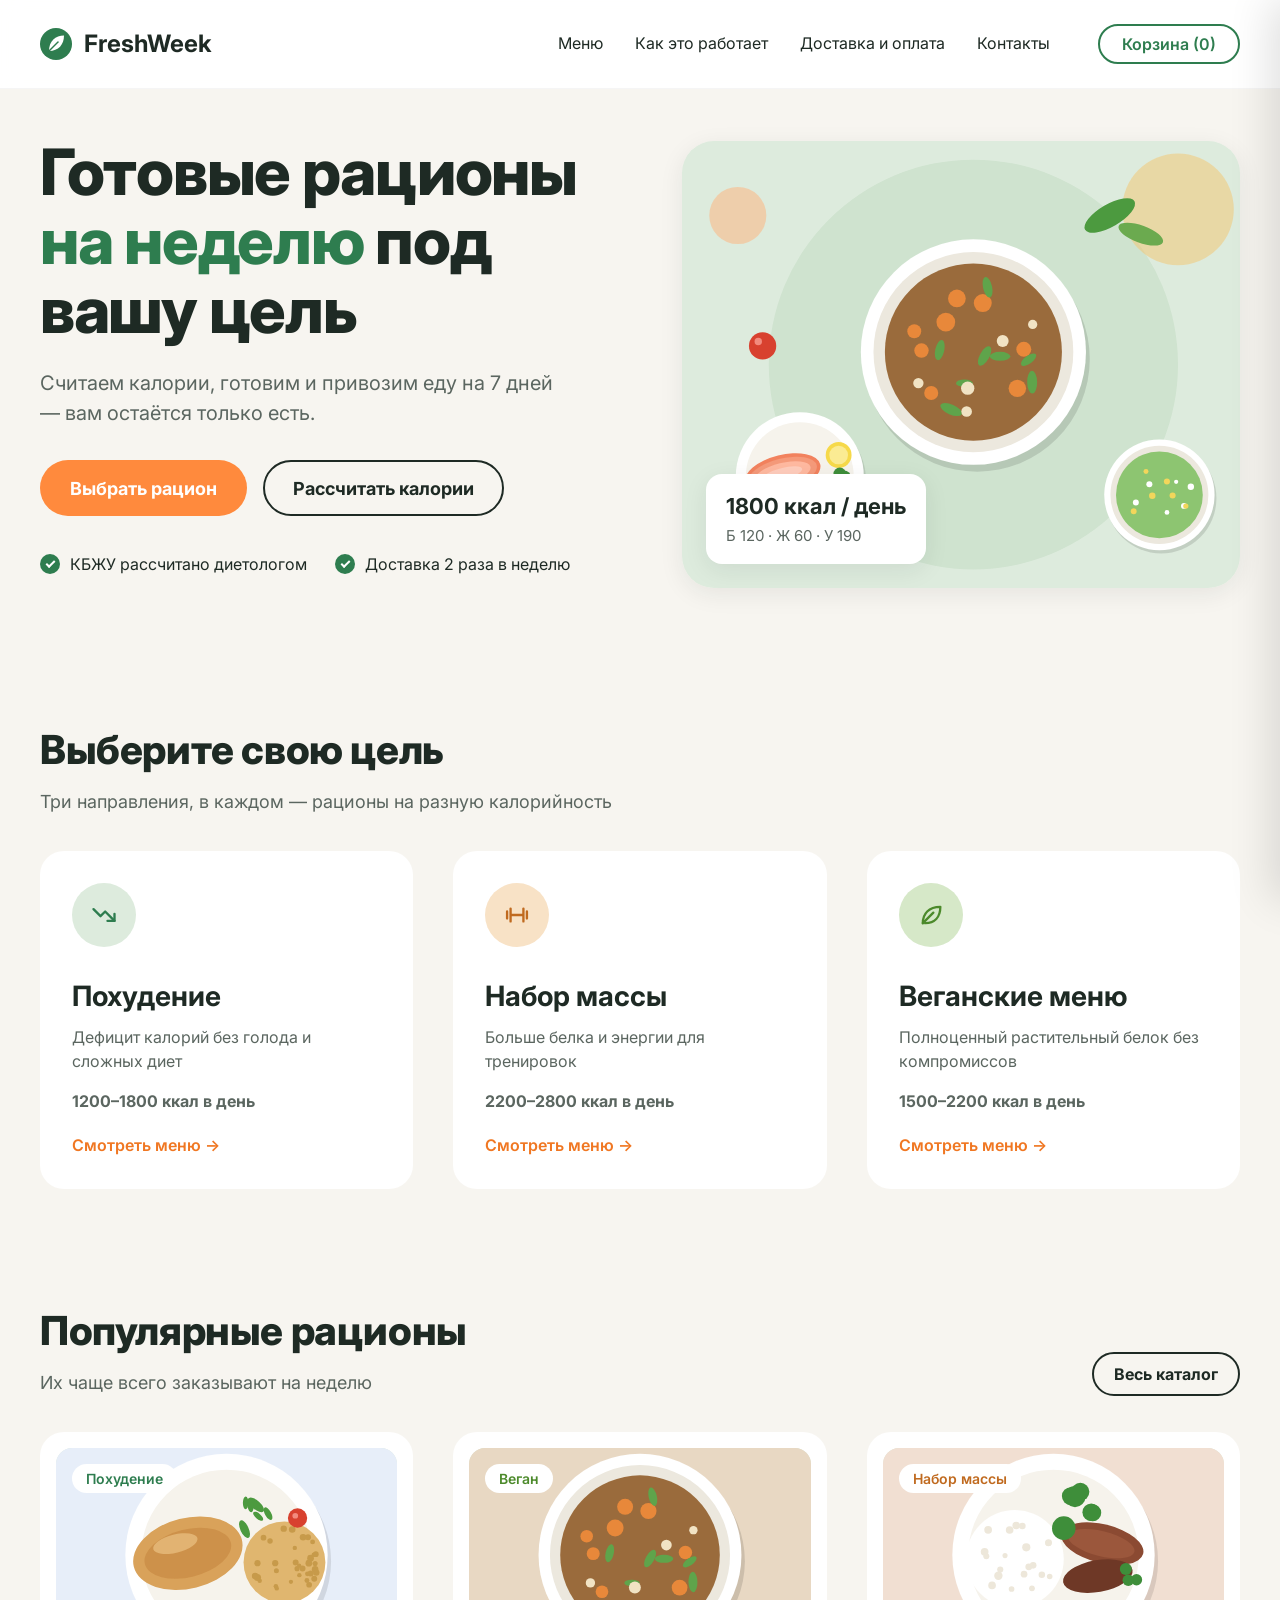
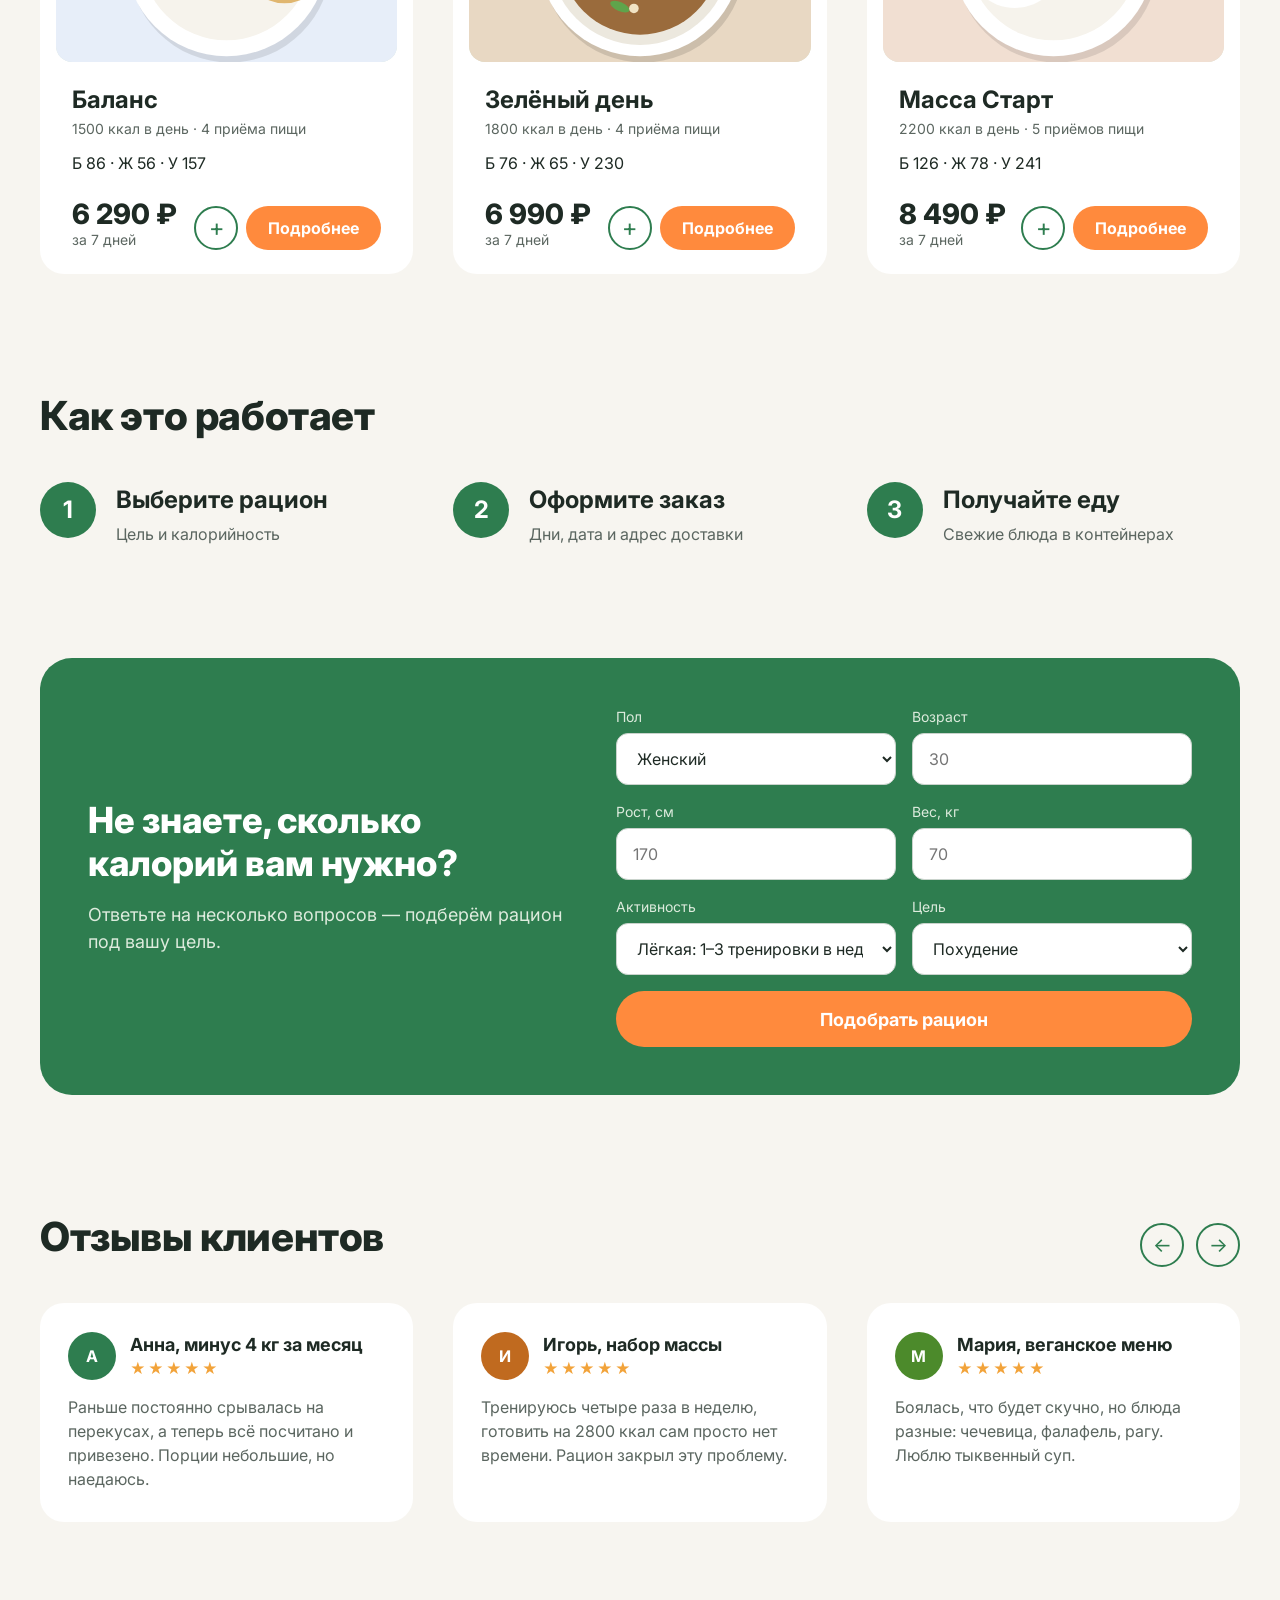
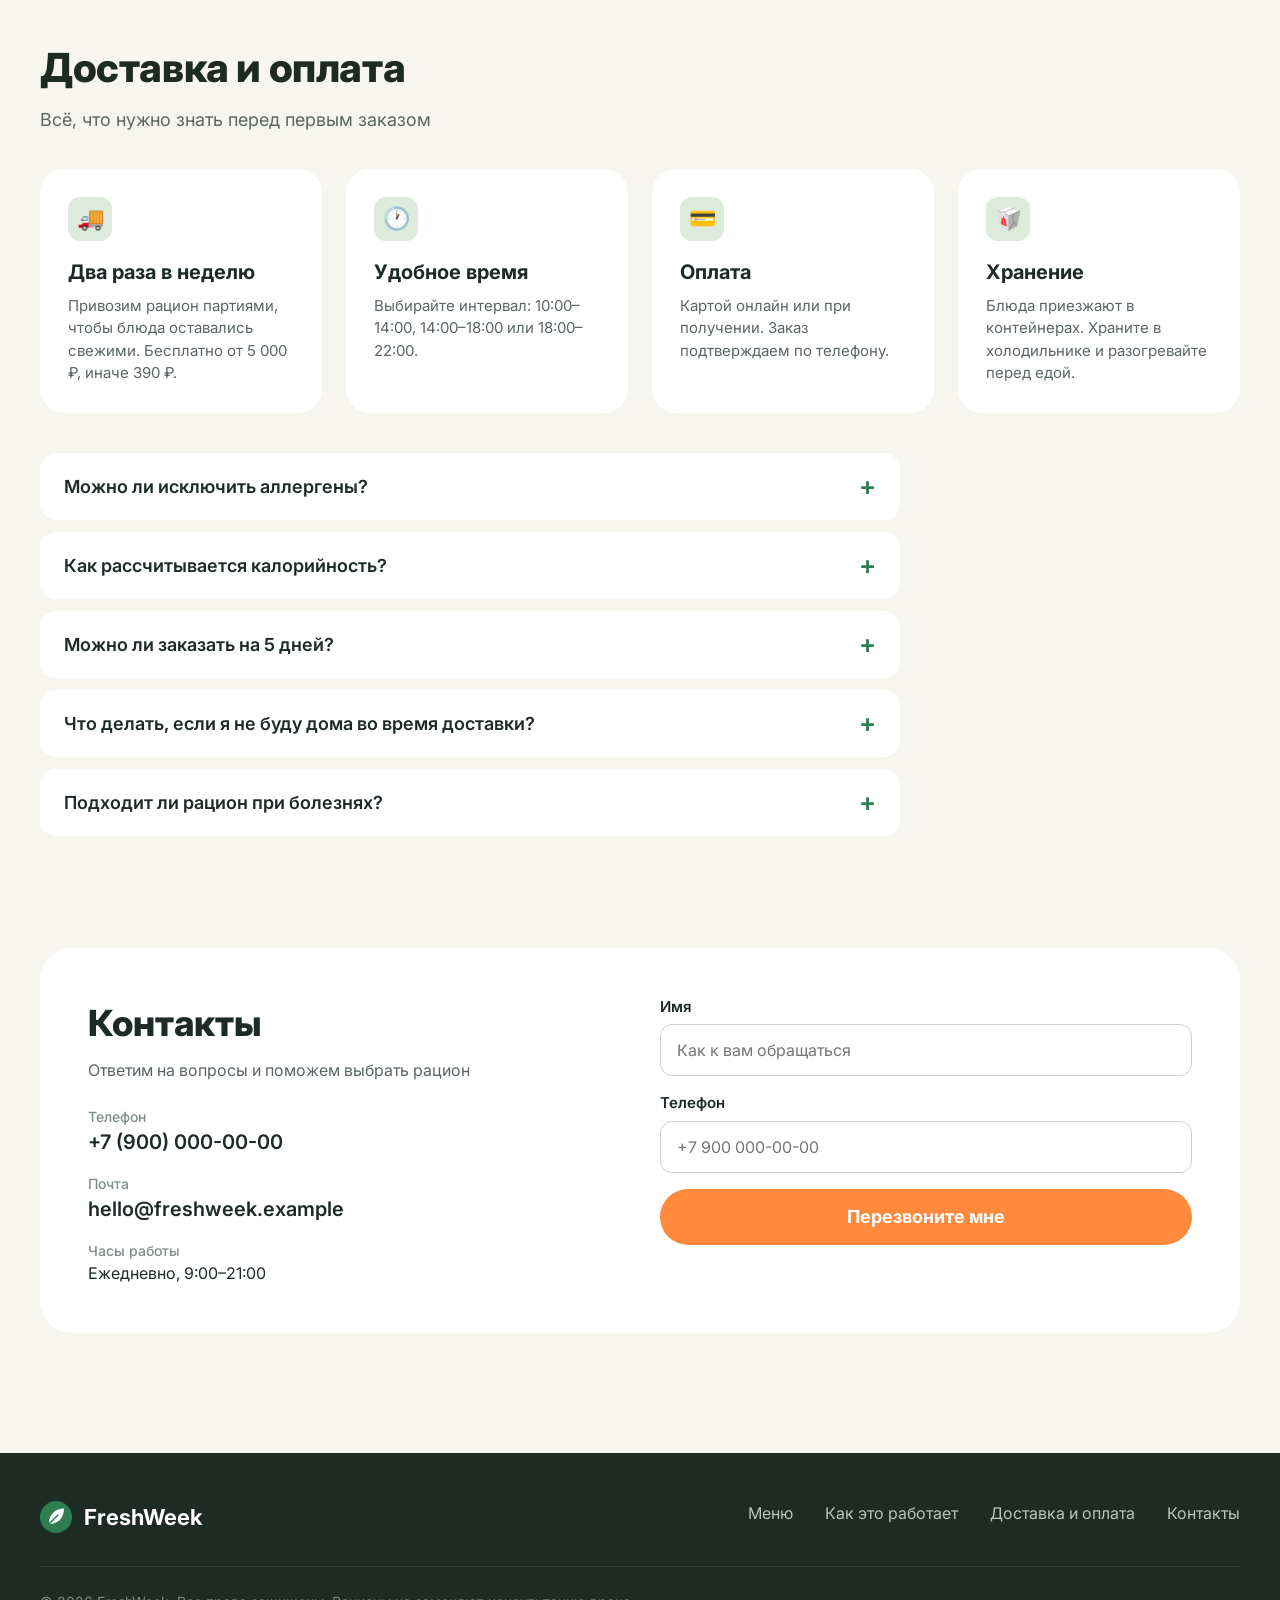
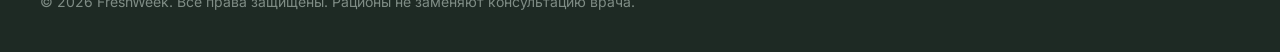
<file: index.html>
<!DOCTYPE html>
<html lang="ru">
<head>
  <meta charset="utf-8">
  <meta name="viewport" content="width=device-width, initial-scale=1">
  <title>FreshWeek — готовые рационы на неделю по калориям</title>
  <meta name="description" content="Доставка готовых рационов на неделю: похудение, набор массы, веганские меню. Выберите калорийность и получайте свежую еду.">
  <meta name="theme-color" content="#2E7D4F">
  <link rel="icon" href="img/logo.svg" type="image/svg+xml">
  <link rel="preconnect" href="https://fonts.googleapis.com">
  <link rel="preconnect" href="https://fonts.gstatic.com" crossorigin>
  <link href="https://fonts.googleapis.com/css2?family=Inter:wght@400;500;600;700;800&display=swap&subset=cyrillic" rel="stylesheet">
  <link rel="stylesheet" href="css/style.css">
</head>
<body data-page="home">
<main id="main">

  <section class="hero">
    <div class="container hero-grid">
      <div>
        <h1>Готовые рационы <em>на неделю</em> под вашу цель</h1>
        <p class="hero-lead">Считаем калории, готовим и привозим еду на 7 дней — вам остаётся только есть.</p>
        <div class="hero-actions">
          <a class="btn btn-primary" href="menu.html">Выбрать рацион</a>
          <a class="btn btn-outline" href="#calculator">Рассчитать калории</a>
        </div>
        <ul class="hero-points">
          <li><span class="tick"></span>КБЖУ рассчитано диетологом</li>
          <li><span class="tick"></span>Доставка 2 раза в неделю</li>
        </ul>
      </div>
      <div class="hero-visual">
        <img src="img/hero.svg" alt="Готовые блюда из рациона: боул с чечевицей, лосось с овощами, смузи" width="900" height="720">
        <div class="hero-badge"><strong>1800 ккал / день</strong><span>Б 120 · Ж 60 · У 190</span></div>
      </div>
    </div>
  </section>

  <section class="section reveal" id="goals">
    <div class="container">
      <div class="section-head">
        <h2 class="section-title">Выберите свою цель</h2>
        <p class="section-sub">Три направления, в каждом — рационы на разную калорийность</p>
      </div>
      <div class="grid-3">
        <a class="goal-card goal-loss" href="menu.html?goal=loss">
          <div class="goal-icon"><svg viewBox="0 0 24 24" fill="none" stroke="currentColor" stroke-width="2" stroke-linecap="round" stroke-linejoin="round"><path d="M3 7l6 6 4-4 8 8"/><path d="M15 17h6v-6"/></svg></div>
          <h3>Похудение</h3>
          <p>Дефицит калорий без голода и сложных диет</p>
          <p class="goal-kcal">1200–1800 ккал в день</p>
          <span class="goal-link">Смотреть меню →</span>
        </a>
        <a class="goal-card goal-mass" href="menu.html?goal=mass">
          <div class="goal-icon"><svg viewBox="0 0 24 24" fill="none" stroke="currentColor" stroke-width="2" stroke-linecap="round" stroke-linejoin="round"><path d="M6.5 6.5v11M17.5 6.5v11M3.5 9v6M20.5 9v6M6.5 12h11"/></svg></div>
          <h3>Набор массы</h3>
          <p>Больше белка и энергии для тренировок</p>
          <p class="goal-kcal">2200–2800 ккал в день</p>
          <span class="goal-link">Смотреть меню →</span>
        </a>
        <a class="goal-card goal-vegan" href="menu.html?goal=vegan">
          <div class="goal-icon"><svg viewBox="0 0 24 24" fill="none" stroke="currentColor" stroke-width="2" stroke-linecap="round" stroke-linejoin="round"><path d="M5 19c0-8 5-14 15-14 0 9-5 14-13 14"/><path d="M5 19l9-9"/></svg></div>
          <h3>Веганские меню</h3>
          <p>Полноценный растительный белок без компромиссов</p>
          <p class="goal-kcal">1500–2200 ккал в день</p>
          <span class="goal-link">Смотреть меню →</span>
        </a>
      </div>
    </div>
  </section>

  <section class="section reveal" id="popular-section">
    <div class="container">
      <div class="section-head row">
        <div>
          <h2 class="section-title">Популярные рационы</h2>
          <p class="section-sub">Их чаще всего заказывают на неделю</p>
        </div>
        <a class="btn btn-outline btn-sm" href="menu.html">Весь каталог</a>
      </div>
      <div class="grid-cards" id="popular"></div>
    </div>
  </section>

  <section class="section reveal" id="how">
    <div class="container">
      <div class="section-head"><h2 class="section-title">Как это работает</h2></div>
      <div class="steps">
        <div class="step"><div class="step-num">1</div><div><h3>Выберите рацион</h3><p>Цель и калорийность</p></div></div>
        <div class="step"><div class="step-num">2</div><div><h3>Оформите заказ</h3><p>Дни, дата и адрес доставки</p></div></div>
        <div class="step"><div class="step-num">3</div><div><h3>Получайте еду</h3><p>Свежие блюда в контейнерах</p></div></div>
      </div>
    </div>
  </section>

  <section class="section reveal" id="calculator">
    <div class="container">
      <div class="calc">
        <div>
          <h2>Не знаете, сколько калорий вам нужно?</h2>
          <p>Ответьте на несколько вопросов — подберём рацион под вашу цель.</p>
        </div>
        <div>
          <form class="calc-form" id="calc" novalidate>
            <div><label for="cSex">Пол</label>
              <select class="select" id="cSex"><option value="f">Женский</option><option value="m">Мужской</option></select></div>
            <div><label for="cAge">Возраст</label>
              <input class="input" id="cAge" type="number" inputmode="numeric" min="16" max="90" placeholder="30"></div>
            <div><label for="cHeight">Рост, см</label>
              <input class="input" id="cHeight" type="number" inputmode="numeric" min="120" max="230" placeholder="170"></div>
            <div><label for="cWeight">Вес, кг</label>
              <input class="input" id="cWeight" type="number" inputmode="decimal" min="35" max="250" placeholder="70"></div>
            <div><label for="cAct">Активность</label>
              <select class="select" id="cAct">
                <option value="1.2">Сидячий образ жизни</option>
                <option value="1.375" selected>Лёгкая: 1–3 тренировки в неделю</option>
                <option value="1.55">Средняя: 3–5 тренировок</option>
                <option value="1.725">Высокая: 6–7 тренировок</option>
              </select></div>
            <div><label for="cGoal">Цель</label>
              <select class="select" id="cGoal">
                <option value="loss">Похудение</option>
                <option value="mass">Набор массы</option>
                <option value="vegan">Веганское меню</option>
              </select></div>
            <p class="calc-error full" id="calcError" role="alert"></p>
            <button class="btn btn-primary full" type="submit">Подобрать рацион</button>
          </form>
          <div class="calc-result" id="calcResult" aria-live="polite"></div>
        </div>
      </div>
    </div>
  </section>

  <section class="section reveal" id="reviews-section">
    <div class="container">
      <div class="section-head row">
        <h2 class="section-title">Отзывы клиентов</h2>
        <div class="slider-nav">
          <button class="round-btn" type="button" data-slide="-1" aria-label="Назад">←</button>
          <button class="round-btn" type="button" data-slide="1" aria-label="Вперёд">→</button>
        </div>
      </div>
      <div class="reviews-wrap"><div class="reviews" id="reviews"></div></div>
    </div>
  </section>

  <section class="section reveal" id="delivery">
    <div class="container">
      <div class="section-head"><h2 class="section-title">Доставка и оплата</h2>
        <p class="section-sub">Всё, что нужно знать перед первым заказом</p></div>
      <div class="info-grid">
        <div class="info-card"><div class="info-ico">🚚</div><h3>Два раза в неделю</h3><p>Привозим рацион партиями, чтобы блюда оставались свежими. Бесплатно от 5 000 ₽, иначе 390 ₽.</p></div>
        <div class="info-card"><div class="info-ico">🕐</div><h3>Удобное время</h3><p>Выбирайте интервал: 10:00–14:00, 14:00–18:00 или 18:00–22:00.</p></div>
        <div class="info-card"><div class="info-ico">💳</div><h3>Оплата</h3><p>Картой онлайн или при получении. Заказ подтверждаем по телефону.</p></div>
        <div class="info-card"><div class="info-ico">🥡</div><h3>Хранение</h3><p>Блюда приезжают в контейнерах. Храните в холодильнике и разогревайте перед едой.</p></div>
      </div>
      <div class="faq">
        <details><summary>Можно ли исключить аллергены?</summary><p>Да. На странице рациона отметьте продукты, которые нужно исключить: орехи, молочное, глютен, рыбу и морепродукты, яйца или сою. Мы заменим блюда в меню.</p></details>
        <details><summary>Как рассчитывается калорийность?</summary><p>Для каждого рациона калорийность в день одинакова. БЖУ указаны для каждого блюда и для дня целиком.</p></details>
        <details><summary>Можно ли заказать на 5 дней?</summary><p>Да, на странице рациона переключите «5 дней» или «7 дней». Цена пересчитается автоматически.</p></details>
        <details><summary>Что делать, если я не буду дома во время доставки?</summary><p>Выберите другое время или дату доставки при оформлении заказа, либо оставьте комментарий курьеру.</p></details>
        <details><summary>Подходит ли рацион при болезнях?</summary><p>Рационы не заменяют лечебное питание. При заболеваниях и особом состоянии здоровья проконсультируйтесь с врачом.</p></details>
      </div>
    </div>
  </section>

  <section class="section reveal" id="contacts">
    <div class="container">
      <div class="contacts">
        <div>
          <h2>Контакты</h2>
          <p class="muted" style="margin-top:8px">Ответим на вопросы и поможем выбрать рацион</p>
          <ul class="contact-list">
            <li><strong>Телефон</strong><a href="tel:+79000000000">+7 (900) 000-00-00</a></li>
            <li><strong>Почта</strong><a href="mailto:hello@freshweek.example">hello@freshweek.example</a></li>
            <li><strong>Часы работы</strong><span>Ежедневно, 9:00–21:00</span></li>
          </ul>
        </div>
        <form id="contactForm" novalidate>
          <div class="field"><label for="ctName">Имя</label>
            <input class="input" id="ctName" autocomplete="name" placeholder="Как к вам обращаться">
            <span class="field-error" data-for="ctName">Введите имя</span></div>
          <div class="field"><label for="ctPhone">Телефон</label>
            <input class="input" id="ctPhone" type="tel" autocomplete="tel" placeholder="+7 900 000-00-00">
            <span class="field-error" data-for="ctPhone">Введите телефон полностью</span></div>
          <button class="btn btn-primary btn-block" type="submit">Перезвоните мне</button>
        </form>
      </div>
    </div>
  </section>

</main>
<script src="js/data.js"></script>
<script src="js/app.js"></script>
</body>
</html>
</file>
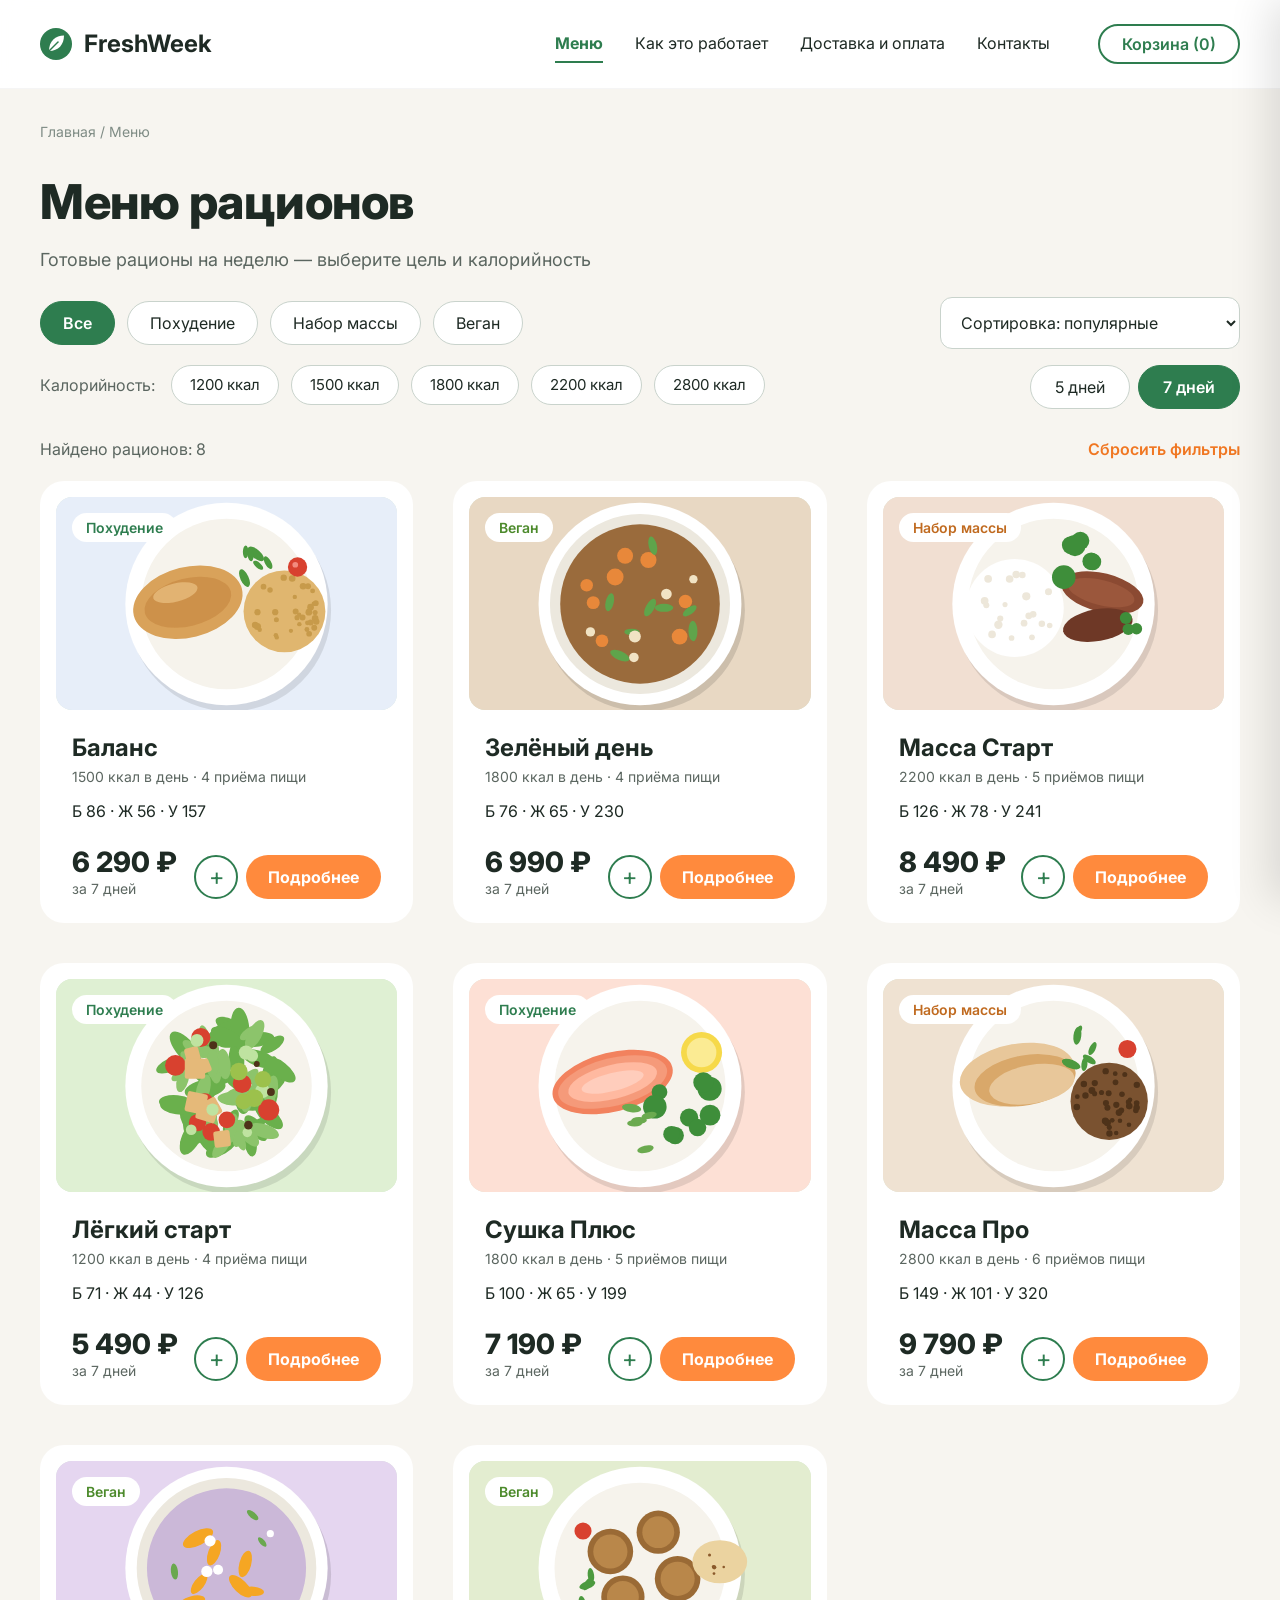
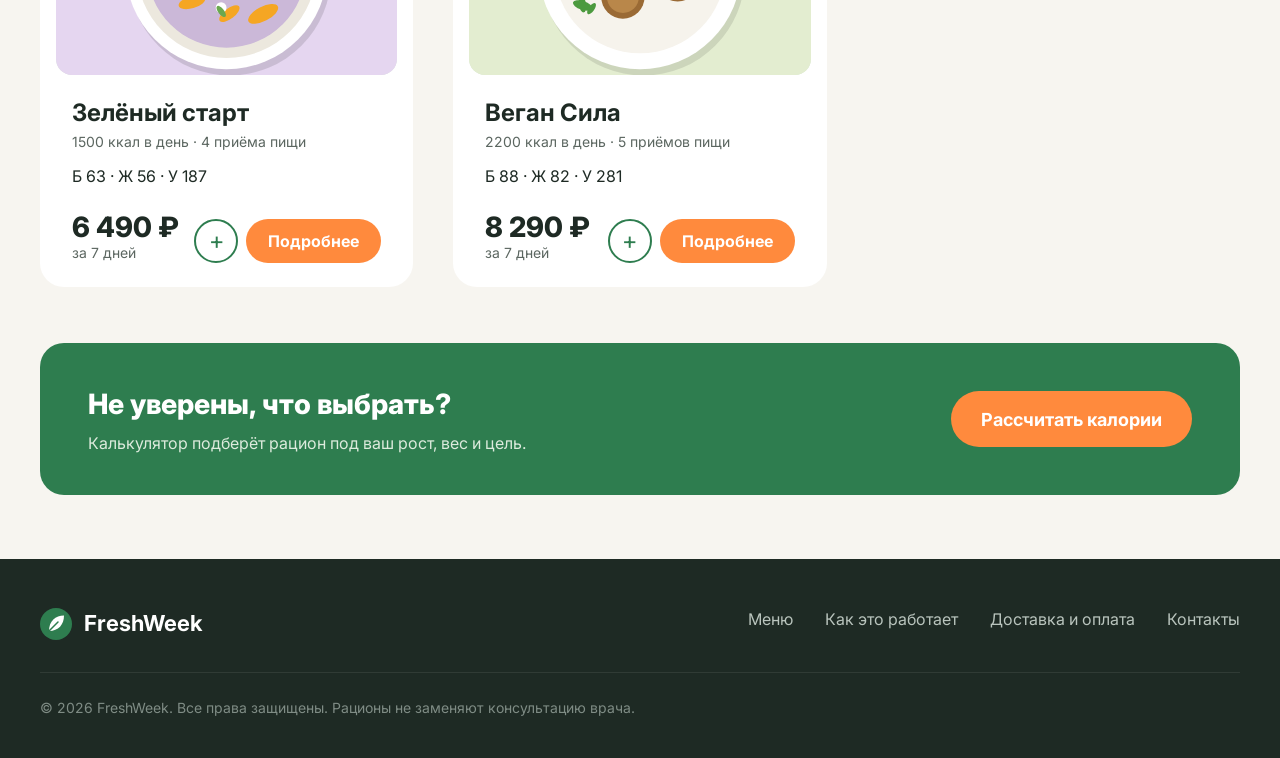
<file: menu.html>
<!DOCTYPE html>
<html lang="ru">
<head>
  <meta charset="utf-8">
  <meta name="viewport" content="width=device-width, initial-scale=1">
  <title>Меню рационов — FreshWeek</title>
  <meta name="description" content="Каталог готовых рационов на неделю: похудение, набор массы, веганские меню. Фильтры по калорийности и цене.">
  <meta name="theme-color" content="#2E7D4F">
  <link rel="icon" href="img/logo.svg" type="image/svg+xml">
  <link rel="preconnect" href="https://fonts.googleapis.com">
  <link rel="preconnect" href="https://fonts.gstatic.com" crossorigin>
  <link href="https://fonts.googleapis.com/css2?family=Inter:wght@400;500;600;700;800&display=swap&subset=cyrillic" rel="stylesheet">
  <link rel="stylesheet" href="css/style.css">
</head>
<body data-page="menu">
<main id="main">
  <div class="container">
    <p class="crumbs"><a href="index.html">Главная</a> / Меню</p>
    <div class="page-head" style="padding-top:12px">
      <h1>Меню рационов</h1>
      <p class="section-sub">Готовые рационы на неделю — выберите цель и калорийность</p>
    </div>

    <div class="filters">
      <div>
        <div class="chips" id="goalChips" role="group" aria-label="Цель">
          <button class="chip" type="button" data-goal="all">Все</button>
          <button class="chip" type="button" data-goal="loss">Похудение</button>
          <button class="chip" type="button" data-goal="mass">Набор массы</button>
          <button class="chip" type="button" data-goal="vegan">Веган</button>
        </div>
        <div class="kcal-row" style="margin-top:20px">
          <span class="muted">Калорийность:</span>
          <div class="chips" id="kcalChips" role="group" aria-label="Калорийность">
            <button class="chip sm" type="button" data-kcal="1200">1200 ккал</button>
            <button class="chip sm" type="button" data-kcal="1500">1500 ккал</button>
            <button class="chip sm" type="button" data-kcal="1800">1800 ккал</button>
            <button class="chip sm" type="button" data-kcal="2200">2200 ккал</button>
            <button class="chip sm" type="button" data-kcal="2800">2800 ккал</button>
          </div>
        </div>
      </div>
      <div class="filters-right">
        <select class="select" id="sort" aria-label="Сортировка">
          <option value="popular">Сортировка: популярные</option>
          <option value="price-asc">Сортировка: по цене ↑</option>
          <option value="price-desc">Сортировка: по цене ↓</option>
          <option value="kcal-asc">Сортировка: калории ↑</option>
          <option value="kcal-desc">Сортировка: калории ↓</option>
        </select>
        <div class="seg" id="daysSeg" role="group" aria-label="Срок">
          <button type="button" data-days="5">5 дней</button>
          <button type="button" data-days="7">7 дней</button>
        </div>
      </div>
    </div>

    <div class="result-bar">
      <span class="muted" id="count" aria-live="polite"></span>
      <button class="link" type="button" id="reset">Сбросить фильтры</button>
    </div>

    <div class="grid-cards" id="grid"></div>

    <div class="help-banner">
      <div>
        <h2>Не уверены, что выбрать?</h2>
        <p>Калькулятор подберёт рацион под ваш рост, вес и цель.</p>
      </div>
      <a class="btn btn-primary" href="index.html#calculator">Рассчитать калории</a>
    </div>
  </div>
</main>
<script src="js/data.js"></script>
<script src="js/app.js"></script>
</body>
</html>
</file>
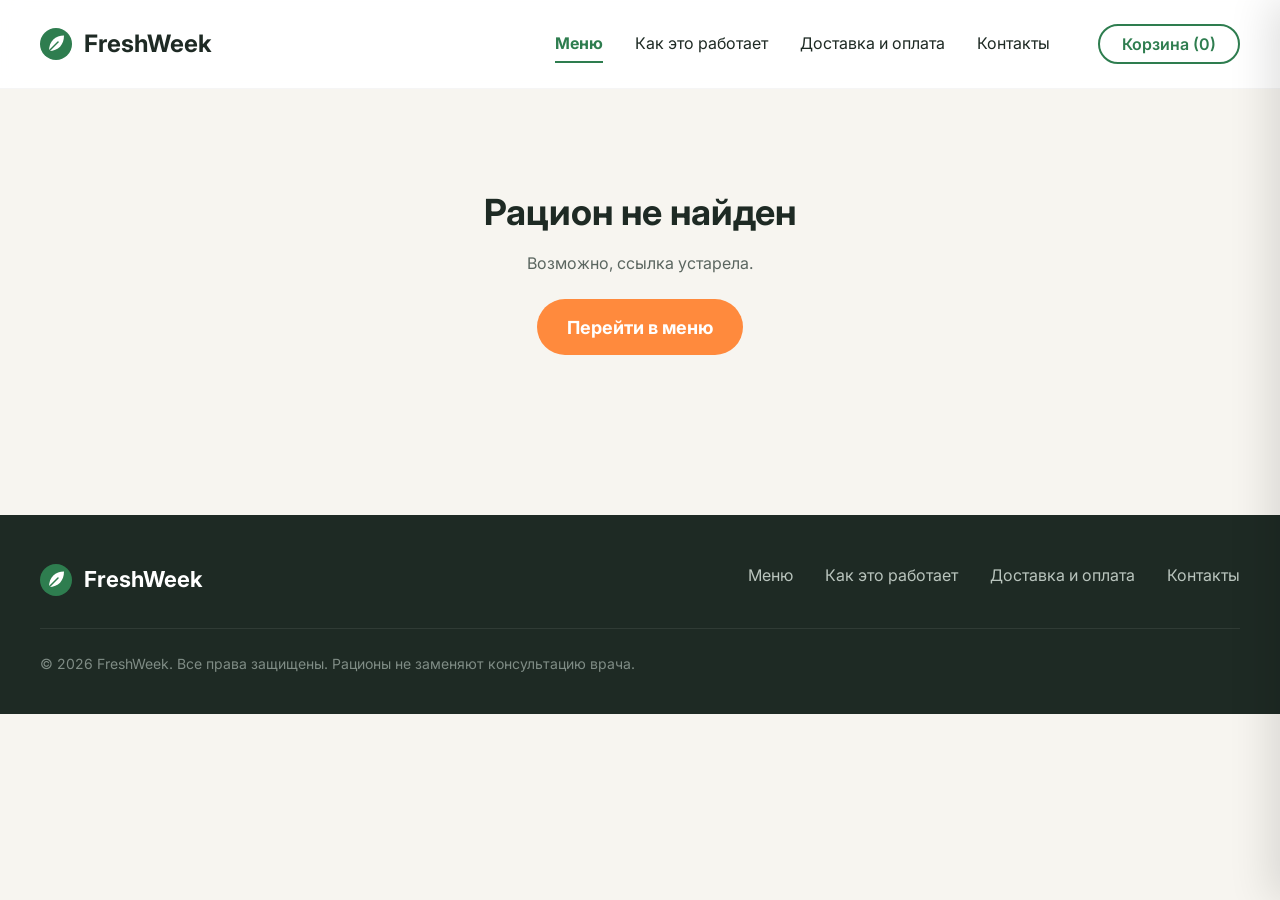
<file: product.html>
<!DOCTYPE html>
<html lang="ru">
<head>
  <meta charset="utf-8">
  <meta name="viewport" content="width=device-width, initial-scale=1">
  <title>Рацион — FreshWeek</title>
  <meta name="description" content="Рацион на неделю: состав по дням, КБЖУ, выбор срока и даты доставки, исключение аллергенов.">
  <meta name="theme-color" content="#2E7D4F">
  <link rel="icon" href="img/logo.svg" type="image/svg+xml">
  <link rel="preconnect" href="https://fonts.googleapis.com">
  <link rel="preconnect" href="https://fonts.gstatic.com" crossorigin>
  <link href="https://fonts.googleapis.com/css2?family=Inter:wght@400;500;600;700;800&display=swap&subset=cyrillic" rel="stylesheet">
  <link rel="stylesheet" href="css/style.css">
</head>
<body data-page="product">
<main id="main">
  <div class="container" id="product">
    <noscript><p style="padding:64px 0">Для работы страницы включите JavaScript.</p></noscript>
  </div>
</main>
<script src="js/data.js"></script>
<script src="js/app.js"></script>
</body>
</html>
</file>
<file: css/style.css>
/* FreshWeek — стили */
:root {
  --green: #2E7D4F;
  --green-d: #256640;
  --green-l: #DDEBDD;
  --orange: #FF8A3D;
  --orange-d: #F07722;
  --ink: #1E2A24;
  --muted: #5B6660;
  --faint: #7F8C85;
  --line: #C9D3CC;
  --bg: #F7F5F0;
  --card: #FFFFFF;
  --radius: 24px;
  --shadow: 0 6px 24px rgba(30, 42, 36, .08);
}

*, *::before, *::after { box-sizing: border-box; }
html { scroll-behavior: smooth; }
body {
  margin: 0;
  font-family: Inter, system-ui, -apple-system, "Segoe UI", Roboto, Arial, sans-serif;
  background: var(--bg);
  color: var(--ink);
  line-height: 1.5;
  -webkit-font-smoothing: antialiased;
}
body.no-scroll { overflow: hidden; }
img { max-width: 100%; display: block; }
a { color: inherit; text-decoration: none; }
button, input, select, textarea { font: inherit; color: inherit; }
button { cursor: pointer; }
h1, h2, h3, h4, p { margin: 0; }
:focus-visible { outline: 3px solid rgba(46, 125, 79, .45); outline-offset: 2px; }

.container { width: 100%; max-width: 1360px; margin: 0 auto; padding: 0 40px; }
.muted { color: var(--muted); }
.small { font-size: 14px; }
section[id], .anchor { scroll-margin-top: 96px; }
.section { padding: 56px 0; }
.section-title { font-size: clamp(28px, 3.2vw, 40px); font-weight: 800; letter-spacing: -.01em; }
.section-sub { color: var(--muted); font-size: 18px; margin-top: 8px; }
.section-head { margin-bottom: 36px; }
.section-head.row { display: flex; justify-content: space-between; align-items: flex-end; gap: 16px; flex-wrap: wrap; }

/* кнопки */
.btn {
  display: inline-flex; align-items: center; justify-content: center; gap: 8px;
  height: 56px; padding: 0 28px; border-radius: 999px; border: 2px solid transparent;
  font-weight: 700; font-size: 18px; transition: background .2s, transform .15s, border-color .2s, color .2s;
  white-space: nowrap;
}
.btn:active { transform: scale(.98); }
.btn-primary { background: var(--orange); color: #fff; }
.btn-primary:hover { background: var(--orange-d); }
.btn-outline { border-color: var(--ink); background: transparent; }
.btn-outline:hover { background: var(--ink); color: #fff; }
.btn-green { background: var(--green); color: #fff; }
.btn-green:hover { background: var(--green-d); }
.btn-sm { height: 44px; padding: 0 20px; font-size: 16px; }
.btn-lg { height: 60px; font-size: 20px; }
.btn-block { width: 100%; }
.link { background: none; border: 0; padding: 0; color: var(--orange-d); font-weight: 600; }
.link:hover { text-decoration: underline; }

/* шапка */
.site-header { position: sticky; top: 0; z-index: 50; background: rgba(255, 255, 255, .94); backdrop-filter: blur(10px); border-bottom: 1px solid rgba(0, 0, 0, .04); }
.header-inner { display: flex; align-items: center; gap: 32px; height: 88px; }
.logo { display: flex; align-items: center; gap: 12px; font-weight: 700; font-size: 24px; }
.logo img { width: 32px; height: 32px; }
.nav { display: flex; gap: 32px; margin-left: auto; margin-right: 16px; }
.nav a { font-size: 16px; padding: 6px 0; border-bottom: 2px solid transparent; transition: color .2s; }
.nav a:hover { color: var(--green); }
.nav a.active { color: var(--green); font-weight: 700; border-color: var(--green); }
.cart-btn { height: 40px; padding: 0 22px; border-radius: 999px; border: 2px solid var(--green); background: transparent; color: var(--green); font-weight: 600; transition: background .2s, color .2s; }
.cart-btn:hover { background: var(--green); color: #fff; }
.burger { display: none; width: 44px; height: 44px; border: 0; background: transparent; border-radius: 12px; }
.burger span, .burger span::before, .burger span::after { display: block; width: 22px; height: 2px; background: var(--ink); border-radius: 2px; position: relative; content: ""; margin: 0 auto; transition: transform .2s; }
.burger span::before { position: absolute; top: -7px; left: 0; }
.burger span::after { position: absolute; top: 7px; left: 0; }

/* hero */
.hero { padding: 48px 0 72px; }
.hero-grid { display: grid; grid-template-columns: 1.05fr 1fr; gap: 56px; align-items: center; }
.hero h1 { font-size: clamp(40px, 5vw, 64px); font-weight: 800; line-height: 1.08; letter-spacing: -.02em; }
.hero h1 em { font-style: normal; color: var(--green); }
.hero-lead { font-size: 20px; color: var(--muted); margin: 24px 0 32px; max-width: 520px; }
.hero-actions { display: flex; gap: 16px; flex-wrap: wrap; }
.hero-points { display: flex; gap: 28px; margin-top: 36px; flex-wrap: wrap; }
.hero-points li { display: flex; align-items: center; gap: 10px; list-style: none; }
.hero-points { padding: 0; }
.tick { width: 20px; height: 20px; border-radius: 50%; background: var(--green); display: inline-grid; place-items: center; flex: none; }
.tick::after { content: ""; width: 5px; height: 9px; border: solid #fff; border-width: 0 2px 2px 0; transform: rotate(45deg) translate(-1px, -1px); }
.hero-visual { position: relative; border-radius: 32px; overflow: hidden; aspect-ratio: 5 / 4; box-shadow: var(--shadow); }
.hero-visual img { width: 100%; height: 100%; object-fit: cover; }
.hero-badge { position: absolute; left: 24px; bottom: 24px; background: #fff; border-radius: 16px; padding: 16px 20px; box-shadow: var(--shadow); }
.hero-badge strong { display: block; font-size: 22px; }
.hero-badge span { color: var(--muted); font-size: 15px; }

/* карточки целей */
.grid-3 { display: grid; grid-template-columns: repeat(3, 1fr); gap: 40px; }
.goal-card { background: var(--card); border-radius: var(--radius); padding: 32px; display: flex; flex-direction: column; gap: 8px; transition: transform .2s, box-shadow .2s; }
.goal-card:hover { transform: translateY(-4px); box-shadow: var(--shadow); }
.goal-icon { width: 64px; height: 64px; border-radius: 50%; display: grid; place-items: center; margin-bottom: 20px; }
.goal-icon svg { width: 28px; height: 28px; }
.goal-loss .goal-icon { background: var(--green-l); color: var(--green); }
.goal-mass .goal-icon { background: #F8E2C6; color: #C06A1F; }
.goal-vegan .goal-icon { background: #D6E8C8; color: #4C8A2B; }
.goal-card h3 { font-size: 28px; }
.goal-card p { color: var(--muted); }
.goal-kcal { font-weight: 700; color: var(--green); margin-top: 8px; }
.goal-link { margin-top: 12px; font-weight: 600; color: var(--orange-d); }

/* карточки рационов */
.grid-cards { display: grid; grid-template-columns: repeat(3, 1fr); gap: 40px; }
.card { background: var(--card); border-radius: var(--radius); padding: 16px; display: flex; flex-direction: column; transition: transform .2s, box-shadow .2s; }
.card:hover { transform: translateY(-4px); box-shadow: var(--shadow); }
.card-img { position: relative; display: block; border-radius: 16px; overflow: hidden; aspect-ratio: 16 / 10; background: var(--green-l); }
.card-img img { width: 100%; height: 100%; object-fit: cover; transition: transform .4s; }
.card:hover .card-img img { transform: scale(1.05); }
.tag { position: absolute; left: 16px; top: 16px; background: #fff; border-radius: 999px; padding: 4px 14px; font-size: 14px; font-weight: 600; }
.tag-inline { position: static; display: inline-block; }
.tag-loss { color: var(--green); }
.tag-mass { color: #C06A1F; }
.tag-vegan { color: #4C8A2B; }
.card-body { padding: 20px 16px 8px; display: flex; flex-direction: column; flex: 1; }
.card-body h3 { font-size: 24px; }
.card-body .macros { margin-top: 12px; }
.card-foot { display: flex; align-items: flex-end; justify-content: space-between; gap: 12px; margin-top: auto; padding-top: 24px; }
.price { font-size: 28px; font-weight: 800; line-height: 1.1; }
.card-actions { display: flex; gap: 8px; }
.round-btn { width: 44px; height: 44px; border-radius: 50%; border: 2px solid var(--green); background: transparent; color: var(--green); font-size: 24px; line-height: 1; display: grid; place-items: center; transition: background .2s, color .2s; }
.round-btn:hover { background: var(--green); color: #fff; }

/* как это работает */
.steps { display: grid; grid-template-columns: repeat(3, 1fr); gap: 40px; }
.step { display: flex; gap: 20px; align-items: flex-start; }
.step-num { flex: none; width: 56px; height: 56px; border-radius: 50%; background: var(--green); color: #fff; display: grid; place-items: center; font-size: 24px; font-weight: 700; }
.step h3 { font-size: 24px; }
.step p { color: var(--muted); margin-top: 4px; }

/* калькулятор */
.calc { background: var(--green); color: #fff; border-radius: 32px; padding: 48px; display: grid; grid-template-columns: 1fr 1.2fr; gap: 48px; align-items: center; }
.calc h2 { font-size: clamp(28px, 3vw, 36px); font-weight: 800; line-height: 1.2; }
.calc p { color: var(--green-l); margin-top: 16px; font-size: 18px; }
.calc-form { display: grid; grid-template-columns: 1fr 1fr; gap: 16px; }
.calc-form .full { grid-column: 1 / -1; }
.calc-form label { display: block; font-size: 14px; color: var(--green-l); margin-bottom: 6px; }
.calc-result { background: #fff; color: var(--ink); border-radius: 20px; padding: 24px; margin-top: 24px; display: none; }
.calc-result.show { display: block; }
.calc-result .res-title { font-size: 20px; font-weight: 700; }
.calc-result .grid-cards { grid-template-columns: 1fr; gap: 0; margin-top: 16px; }
.calc-result .card { padding: 0; flex-direction: row; gap: 16px; align-items: center; background: var(--bg); padding: 12px; }
.calc-result .card-img { width: 120px; flex: none; aspect-ratio: 1; }
.calc-result .card-body { padding: 0; }
.calc-result .card-foot { padding-top: 8px; }
.calc-result .card h3 { font-size: 20px; }
.calc-error { color: #FFD9C2; font-size: 15px; display: none; }
.calc-error.show { display: block; }

/* поля */
.input, .select {
  width: 100%; height: 52px; padding: 0 16px; border-radius: 12px; border: 1px solid var(--line);
  background: #fff; color: var(--ink); outline: none; transition: border-color .2s, box-shadow .2s;
}
textarea.input { height: auto; padding: 12px 16px; resize: vertical; min-height: 88px; }
.input:focus, .select:focus { border-color: var(--green); box-shadow: 0 0 0 3px rgba(46, 125, 79, .18); }
.input.invalid { border-color: #D8412F; }
.field { margin-bottom: 16px; }
.field label, .lbl { display: block; font-size: 15px; font-weight: 600; margin-bottom: 6px; color: var(--ink); }
.field-error { display: none; color: #C0392B; font-size: 13px; margin-top: 4px; }
.field-error.show { display: block; }

/* чипы и сегменты */
.chips { display: flex; flex-wrap: wrap; gap: 12px; }
.chip { height: 44px; padding: 0 22px; border-radius: 999px; border: 1px solid var(--line); background: #fff; font-size: 16px; transition: all .2s; }
.chip.sm { height: 40px; padding: 0 18px; font-size: 15px; }
.chip:hover { border-color: var(--green); }
.chip.active { background: var(--green); border-color: var(--green); color: #fff; font-weight: 600; }
.chip.soft.active { background: var(--green-l); color: var(--green); }
.seg { display: inline-flex; gap: 8px; }
.seg button { height: 44px; padding: 0 24px; border-radius: 999px; border: 1px solid var(--line); background: #fff; font-size: 16px; transition: all .2s; }
.seg button.active { background: var(--green); border-color: var(--green); color: #fff; font-weight: 600; }

/* отзывы */
.reviews-wrap { position: relative; }
.reviews { display: grid; grid-auto-flow: column; grid-auto-columns: calc((100% - 80px) / 3); gap: 40px; overflow-x: auto; scroll-snap-type: x mandatory; scrollbar-width: none; padding-bottom: 4px; }
.reviews::-webkit-scrollbar { display: none; }
.review { background: #fff; border-radius: var(--radius); padding: 28px; scroll-snap-align: start; display: flex; flex-direction: column; gap: 14px; }
.review-head { display: flex; align-items: center; gap: 14px; }
.avatar { width: 48px; height: 48px; border-radius: 50%; display: grid; place-items: center; font-weight: 700; color: #fff; flex: none; }
.review h4 { font-size: 18px; }
.stars { color: #F2A33A; letter-spacing: 2px; font-size: 15px; }
.review p { color: var(--muted); }
.slider-nav { display: flex; gap: 12px; }
.slider-nav .round-btn { font-size: 20px; }

/* доставка, faq, контакты */
.info-grid { display: grid; grid-template-columns: repeat(4, 1fr); gap: 24px; }
.info-card { background: #fff; border-radius: var(--radius); padding: 28px; }
.info-card h3 { font-size: 20px; margin-bottom: 8px; }
.info-card p { color: var(--muted); font-size: 15px; }
.info-ico { width: 44px; height: 44px; border-radius: 12px; background: var(--green-l); color: var(--green); display: grid; place-items: center; margin-bottom: 16px; font-size: 22px; }
.faq { max-width: 860px; margin-top: 40px; display: grid; gap: 12px; }
.faq details { background: #fff; border-radius: 16px; padding: 0 24px; }
.faq summary { list-style: none; cursor: pointer; padding: 20px 0; font-weight: 600; font-size: 18px; display: flex; justify-content: space-between; gap: 16px; }
.faq summary::-webkit-details-marker { display: none; }
.faq summary::after { content: "+"; font-size: 26px; line-height: 1; color: var(--green); transition: transform .2s; }
.faq details[open] summary::after { transform: rotate(45deg); }
.faq details p { padding: 0 0 20px; color: var(--muted); }
.contacts { display: grid; grid-template-columns: 1fr 1fr; gap: 40px; background: #fff; border-radius: 32px; padding: 48px; }
.contacts h2 { font-size: 36px; font-weight: 800; }
.contact-list { list-style: none; padding: 0; margin: 24px 0 0; display: grid; gap: 16px; }
.contact-list strong { display: block; font-size: 14px; color: var(--faint); font-weight: 500; }
.contact-list a { font-size: 20px; font-weight: 600; }

/* подвал */
.site-footer { background: var(--ink); color: #B9C4BD; margin-top: 64px; padding: 48px 0 40px; }
.footer-inner { display: flex; flex-wrap: wrap; gap: 32px 64px; align-items: flex-start; }
.site-footer .logo { color: #fff; font-size: 22px; }
.footer-links { display: flex; gap: 32px; flex-wrap: wrap; margin-left: auto; }
.footer-links a:hover { color: #fff; }
.copy { width: 100%; font-size: 14px; color: var(--faint); border-top: 1px solid rgba(255, 255, 255, .08); padding-top: 24px; }

/* страница меню */
.page-head { padding: 40px 0 24px; }
.crumbs { font-size: 14px; color: var(--faint); padding-top: 32px; }
.crumbs a:hover { color: var(--green); }
.page-head h1 { font-size: clamp(34px, 4vw, 48px); font-weight: 800; margin-top: 12px; letter-spacing: -.01em; }
.filters { display: grid; grid-template-columns: 1fr auto; gap: 16px 24px; align-items: center; }
.kcal-row { display: flex; align-items: center; gap: 16px; flex-wrap: wrap; }
.filters-right { display: flex; flex-direction: column; gap: 16px; align-items: flex-end; }
.filters-right .select { width: 300px; }
.result-bar { display: flex; justify-content: space-between; align-items: center; margin: 28px 0 20px; }
.empty-state { grid-column: 1 / -1; text-align: center; padding: 64px 16px; background: #fff; border-radius: var(--radius); }
.empty-state h3 { font-size: 24px; margin-bottom: 8px; }
.empty-state .btn { margin-top: 20px; }
.help-banner { margin-top: 56px; background: var(--green); color: #fff; border-radius: var(--radius); padding: 40px 48px; display: flex; justify-content: space-between; align-items: center; gap: 24px; flex-wrap: wrap; }
.help-banner h2 { font-size: 28px; font-weight: 800; }
.help-banner p { color: var(--green-l); margin-top: 6px; }

/* карточка рациона */
.p-grid { display: grid; grid-template-columns: 1.05fr 1fr; gap: 56px; margin-top: 20px; align-items: start; }
.g-main { border-radius: var(--radius); overflow: hidden; aspect-ratio: 4 / 3; background: var(--green-l); }
.g-main img { width: 100%; height: 100%; object-fit: cover; }
.g-thumbs { display: grid; grid-template-columns: repeat(4, 1fr); gap: 16px; margin-top: 16px; }
.g-thumb { border: 2px solid transparent; border-radius: 12px; overflow: hidden; padding: 0; background: var(--green-l); aspect-ratio: 7 / 5; opacity: .8; transition: all .2s; }
.g-thumb:hover { opacity: 1; }
.g-thumb.active { border-color: var(--green); opacity: 1; }
.g-thumb img { width: 100%; height: 100%; object-fit: cover; }
.p-info h1 { font-size: clamp(32px, 3.4vw, 40px); font-weight: 800; margin-top: 14px; letter-spacing: -.01em; }
.p-sub { font-size: 22px; color: var(--muted); margin: 8px 0 12px; }
.stats { display: grid; grid-template-columns: repeat(4, 1fr); gap: 12px; margin: 24px 0 28px; }
.stat { background: #fff; border-radius: 16px; padding: 16px 8px; text-align: center; }
.stat strong { display: block; font-size: 22px; }
.stat span { font-size: 14px; color: var(--faint); }
.opt { margin-bottom: 22px; }
.opt .input { max-width: 316px; }
.p-price { font-size: 44px; font-weight: 800; line-height: 1.1; }
.buy-row { display: flex; gap: 16px; margin: 18px 0 14px; flex-wrap: wrap; }
.buy-row .btn-primary { flex: 1; min-width: 220px; max-width: 420px; }
.week h2 { font-size: 36px; font-weight: 800; }
.day-tabs { display: flex; flex-wrap: wrap; gap: 12px; margin: 24px 0; }
.meals { display: grid; grid-template-columns: repeat(auto-fill, minmax(240px, 1fr)); gap: 24px; }
.meal { background: #fff; border-radius: 20px; padding: 12px; }
.meal-img { position: relative; border-radius: 14px; overflow: hidden; aspect-ratio: 4 / 3; }
.meal-img img { width: 100%; height: 100%; object-fit: cover; }
.swap { position: absolute; right: 10px; top: 10px; background: var(--orange); color: #fff; border-radius: 999px; padding: 2px 12px; font-size: 13px; font-weight: 600; }
.meal-body { padding: 14px 8px 8px; }
.meal-type { font-size: 13px; font-weight: 600; color: var(--green); text-transform: uppercase; letter-spacing: .04em; }
.meal-body h4 { font-size: 20px; margin: 2px 0 6px; line-height: 1.25; }
.day-total { margin-top: 24px; padding: 18px 24px; background: var(--green-l); border-radius: 16px; font-weight: 600; }
.swap-note { margin-top: 12px; color: var(--muted); font-size: 14px; }
.details-grid { display: grid; grid-template-columns: 1fr 1fr; gap: 40px; margin-top: 56px; }
.panel { background: #fff; border-radius: var(--radius); padding: 32px; }
.panel h3 { font-size: 24px; margin-bottom: 20px; }
.checks { list-style: none; padding: 0; margin: 0; display: grid; gap: 14px; }
.checks li { display: flex; gap: 12px; align-items: flex-start; }
.checks .tick { margin-top: 3px; }
.mini-review + .mini-review { margin-top: 20px; padding-top: 20px; border-top: 1px solid var(--bg); }
.mini-review strong { display: block; margin-bottom: 4px; }
.note { font-size: 14px; color: var(--faint); margin-top: 16px; }
.notfound { text-align: center; padding: 96px 16px; }
.notfound h1 { font-size: 36px; margin-bottom: 12px; }

/* корзина */
.overlay { position: fixed; inset: 0; background: rgba(20, 30, 25, .5); opacity: 0; pointer-events: none; transition: opacity .25s; z-index: 80; }
.overlay.show { opacity: 1; pointer-events: auto; }
.drawer { position: fixed; top: 0; right: 0; bottom: 0; width: min(460px, 100%); background: #fff; z-index: 85; transform: translateX(100%); transition: transform .3s ease; display: flex; flex-direction: column; box-shadow: -10px 0 40px rgba(0, 0, 0, .12); }
.drawer.open { transform: none; }
.drawer-head { display: flex; justify-content: space-between; align-items: center; padding: 24px 28px; border-bottom: 1px solid var(--bg); }
.drawer-head h2 { font-size: 24px; }
.icon-btn { width: 40px; height: 40px; border-radius: 50%; border: 0; background: var(--bg); font-size: 22px; line-height: 1; }
.icon-btn:hover { background: var(--green-l); }
.drawer-body { flex: 1; overflow: auto; padding: 8px 28px; }
.drawer-foot { padding: 20px 28px 28px; border-top: 1px solid var(--bg); }
.cart-item { display: grid; grid-template-columns: 84px 1fr auto; gap: 16px; padding: 20px 0; border-bottom: 1px solid var(--bg); align-items: start; }
.cart-item img { width: 84px; height: 64px; object-fit: cover; border-radius: 12px; }
.cart-item h4 { font-size: 16px; }
.cart-price { font-weight: 700; white-space: nowrap; }
.qty { display: flex; align-items: center; gap: 10px; margin-top: 10px; }
.qty button:not(.link) { width: 30px; height: 30px; border-radius: 50%; border: 1px solid var(--line); background: #fff; font-size: 18px; line-height: 1; }
.qty .link { margin-left: 8px; font-size: 14px; }
.sum-row { display: flex; justify-content: space-between; margin-bottom: 8px; color: var(--muted); }
.sum-row.total { color: var(--ink); font-size: 20px; font-weight: 800; margin: 12px 0 16px; }
.empty { text-align: center; padding: 56px 0; }
.empty p { margin-bottom: 16px; color: var(--muted); }

/* модальное окно заказа */
.modal { position: fixed; inset: 0; display: none; place-items: center; z-index: 95; padding: 16px; }
.modal.open { display: grid; }
.modal-bg { position: absolute; inset: 0; background: rgba(20, 30, 25, .55); }
.modal-box { position: relative; background: #fff; border-radius: 24px; max-width: 540px; width: 100%; max-height: 92vh; overflow: auto; padding: 32px; }
.modal-box h2 { font-size: 28px; margin-bottom: 6px; }
.modal-close { position: absolute; right: 16px; top: 16px; }
.co-summary { background: var(--bg); border-radius: 12px; padding: 12px 16px; margin: 16px 0 24px; font-size: 15px; display: flex; justify-content: space-between; }
.radio-row { display: flex; gap: 12px; flex-wrap: wrap; }
.radio-row label { display: flex; align-items: center; gap: 8px; font-weight: 500; margin: 0; padding: 10px 14px; border: 1px solid var(--line); border-radius: 12px; cursor: pointer; }
.radio-row input:checked + span { color: var(--green); font-weight: 600; }
.done { text-align: center; padding: 16px 0; }
.done .big { width: 72px; height: 72px; border-radius: 50%; background: var(--green-l); color: var(--green); display: grid; place-items: center; font-size: 36px; margin: 0 auto 16px; }
.done p { color: var(--muted); margin: 8px 0 24px; }

/* уведомление */
.toast { position: fixed; left: 50%; bottom: 28px; transform: translate(-50%, 20px); background: var(--ink); color: #fff; padding: 14px 22px; border-radius: 14px; opacity: 0; pointer-events: none; transition: all .25s; z-index: 120; max-width: calc(100% - 32px); }
.toast.show { opacity: 1; transform: translate(-50%, 0); }

/* появление при прокрутке */
.js .reveal { opacity: 0; transform: translateY(18px); transition: opacity .6s ease, transform .6s ease; }
.js .reveal.in { opacity: 1; transform: none; }
@media (prefers-reduced-motion: reduce) {
  html { scroll-behavior: auto; }
  .js .reveal { opacity: 1; transform: none; transition: none; }
  * { transition-duration: .01ms !important; }
}

/* адаптив */
@media (max-width: 1100px) {
  .container { padding: 0 24px; }
  .grid-3, .grid-cards { gap: 24px; }
  .info-grid { grid-template-columns: repeat(2, 1fr); }
  .reviews { grid-auto-columns: calc((100% - 24px) / 2); gap: 24px; }
  .calc { grid-template-columns: 1fr; padding: 36px; }
  .p-grid { gap: 32px; }
}
@media (max-width: 900px) {
  .header-inner { height: 72px; gap: 12px; }
  .burger { display: block; order: 3; }
  .cart-btn { margin-left: auto; }
  .nav { position: absolute; left: 0; right: 0; top: 72px; background: #fff; flex-direction: column; gap: 0; margin: 0; padding: 8px 24px 20px; box-shadow: 0 16px 24px rgba(0, 0, 0, .08); display: none; }
  .nav.open { display: flex; }
  .nav a { padding: 14px 0; border-bottom: 1px solid var(--bg); }
  .hero { padding-top: 24px; }
  .hero-grid, .p-grid, .contacts, .details-grid { grid-template-columns: 1fr; }
  .hero-visual { order: -1; }
  .grid-3, .grid-cards, .steps { grid-template-columns: 1fr 1fr; }
  .steps { gap: 28px; }
  .filters { grid-template-columns: 1fr; }
  .filters-right { align-items: flex-start; }
  .filters-right .select { width: 100%; max-width: 320px; }
}
@media (max-width: 640px) {
  .container { padding: 0 16px; }
  .section { padding: 40px 0; }
  .grid-3, .grid-cards, .steps, .info-grid { grid-template-columns: 1fr; }
  .reviews { grid-auto-columns: 86%; }
  .calc { padding: 28px 20px; border-radius: 24px; }
  .calc-form { grid-template-columns: 1fr; }
  .contacts { padding: 28px 20px; border-radius: 24px; }
  .help-banner { padding: 28px 24px; }
  .stats { grid-template-columns: repeat(2, 1fr); }
  .g-thumbs { gap: 8px; }
  .btn { font-size: 16px; }
  .hero-actions .btn { flex: 1; }
  .footer-links { margin-left: 0; }
  .cart-item { grid-template-columns: 64px 1fr; }
  .cart-item img { width: 64px; height: 52px; }
  .cart-price { grid-column: 2; }
  .modal-box { padding: 24px 20px; }
}
</file>
